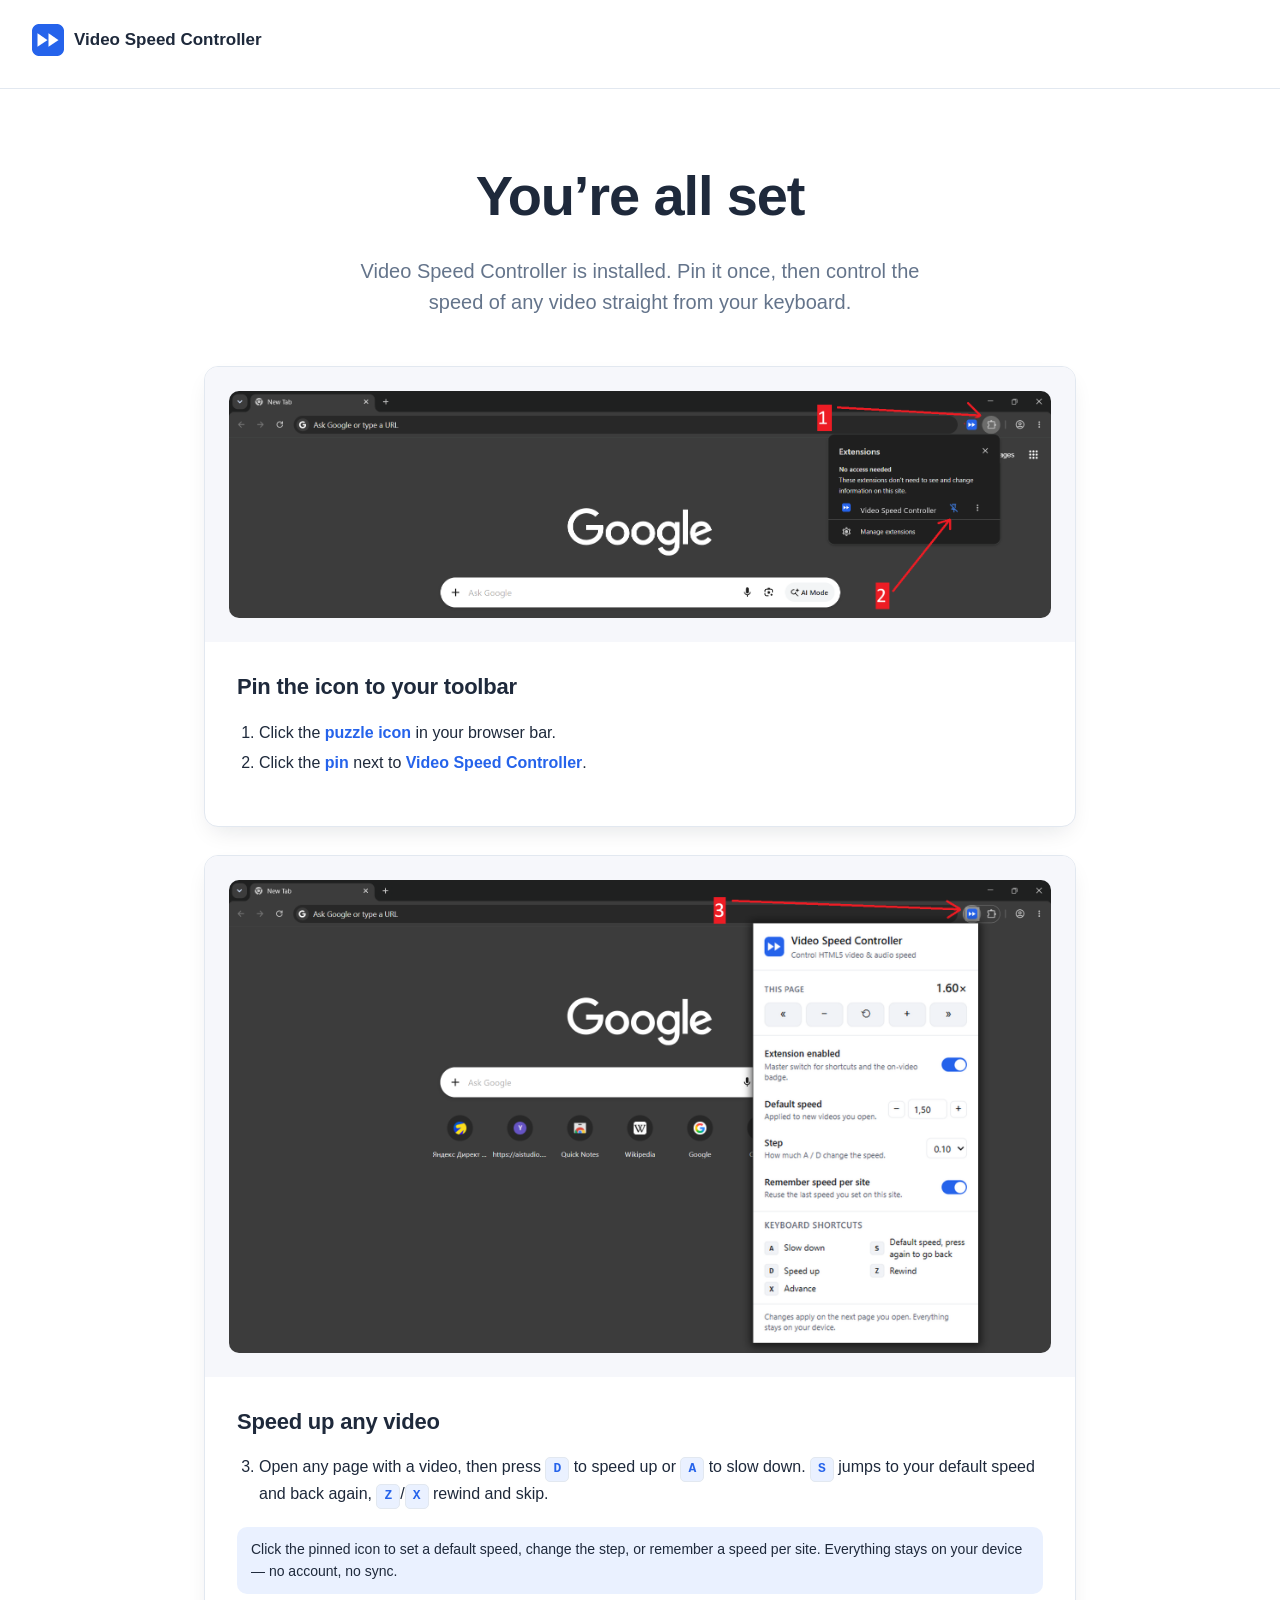
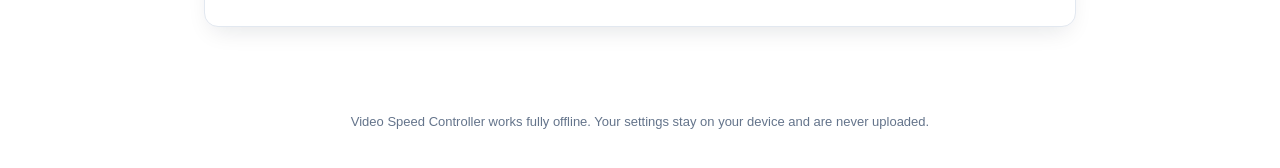
<file: index.html>
<!DOCTYPE html>
<html lang="en">
  <head>
    <meta charset="utf-8" />
    <meta name="viewport" content="width=device-width, initial-scale=1" />
    <title>Video Speed Controller — you're all set</title>
    <meta name="description" content="Thanks for installing Video Speed Controller. Pin it to your toolbar, then speed up or slow down any HTML5 video with a keypress." />
    <meta name="theme-color" content="#2563eb" />
    <meta property="og:title" content="Video Speed Controller — you're all set" />
    <meta property="og:description" content="Pin it to your toolbar, then press A or D on any video to change its speed." />
    <meta property="og:type" content="website" />
    <link rel="icon" type="image/png" href="assets/icon-128.png" />
    <link rel="stylesheet" href="style.css" />
    <!-- Analytics: shared Umami site for kimdav178.github.io — filter reports by path /video-speed-welcome/. Replace data-website-id before deploy. -->
    <script defer src="https://cloud.umami.is/script.js" data-website-id="f0e1c00b-eac9-42dd-a206-fee6c31581e7"></script>
  </head>
  <body>
    <header class="site-header">
      <a class="brand" href="/video-speed-welcome/" aria-label="Video Speed Controller">
        <img src="assets/icon-128.png" alt="" width="32" height="32" />
        <span>Video Speed Controller</span>
      </a>
    </header>

    <main>
      <section class="hero">
        <h1>You&rsquo;re all set</h1>
        <p class="lead">Video Speed Controller is installed. Pin it once, then control the speed of any video straight from your keyboard.</p>
      </section>

      <section class="step-card">
        <figure>
          <img src="assets/step-1-pin.png" alt="Chrome toolbar with the puzzle icon highlighted (1) and the pin button next to Video Speed Controller highlighted (2)." loading="eager" />
        </figure>
        <div class="step-body">
          <h2>Pin the icon to your toolbar</h2>
          <ol class="step-list">
            <li>Click the <strong>puzzle icon</strong> in your browser bar.</li>
            <li>Click the <strong>pin</strong> next to <strong>Video Speed Controller</strong>.</li>
          </ol>
        </div>
      </section>

      <section class="step-card">
        <figure>
          <img src="assets/step-2-open.png" alt="Chrome with the pinned Video Speed Controller icon (3) and its popup open, showing the speed, step and keyboard shortcuts." loading="lazy" />
        </figure>
        <div class="step-body">
          <h2>Speed up any video</h2>
          <ol class="step-list" start="3">
            <li>Open any page with a video, then press <span class="kbd">D</span> to speed up or <span class="kbd">A</span> to slow down. <span class="kbd">S</span> jumps to your default speed and back again, <span class="kbd">Z</span>/<span class="kbd">X</span> rewind and skip.</li>
          </ol>
          <p class="hint">Click the pinned icon to set a default speed, change the step, or remember a speed per site. Everything stays on your device &mdash; no account, no sync.</p>
        </div>
      </section>
    </main>

    <footer class="site-footer">
      <p>Video Speed Controller works fully offline. Your settings stay on your device and are never uploaded.</p>
    </footer>
  </body>
</html>
</file>
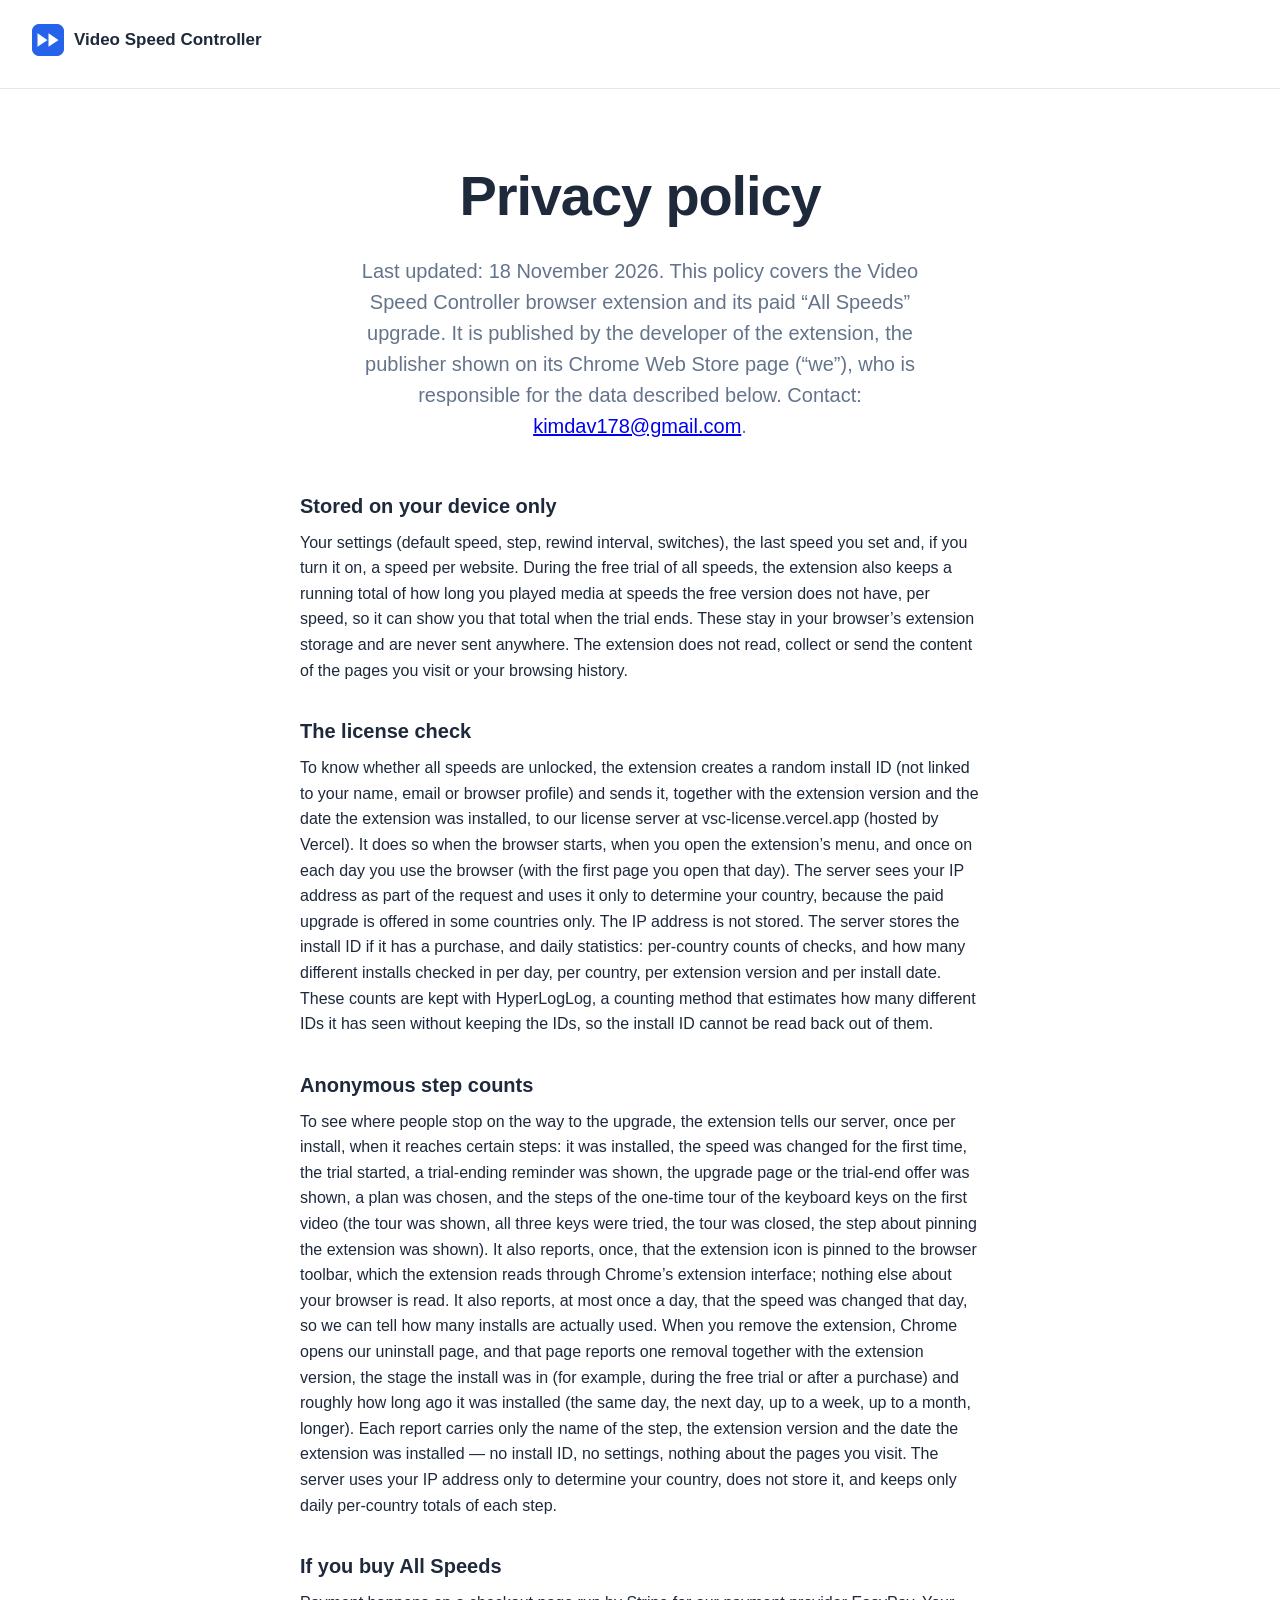
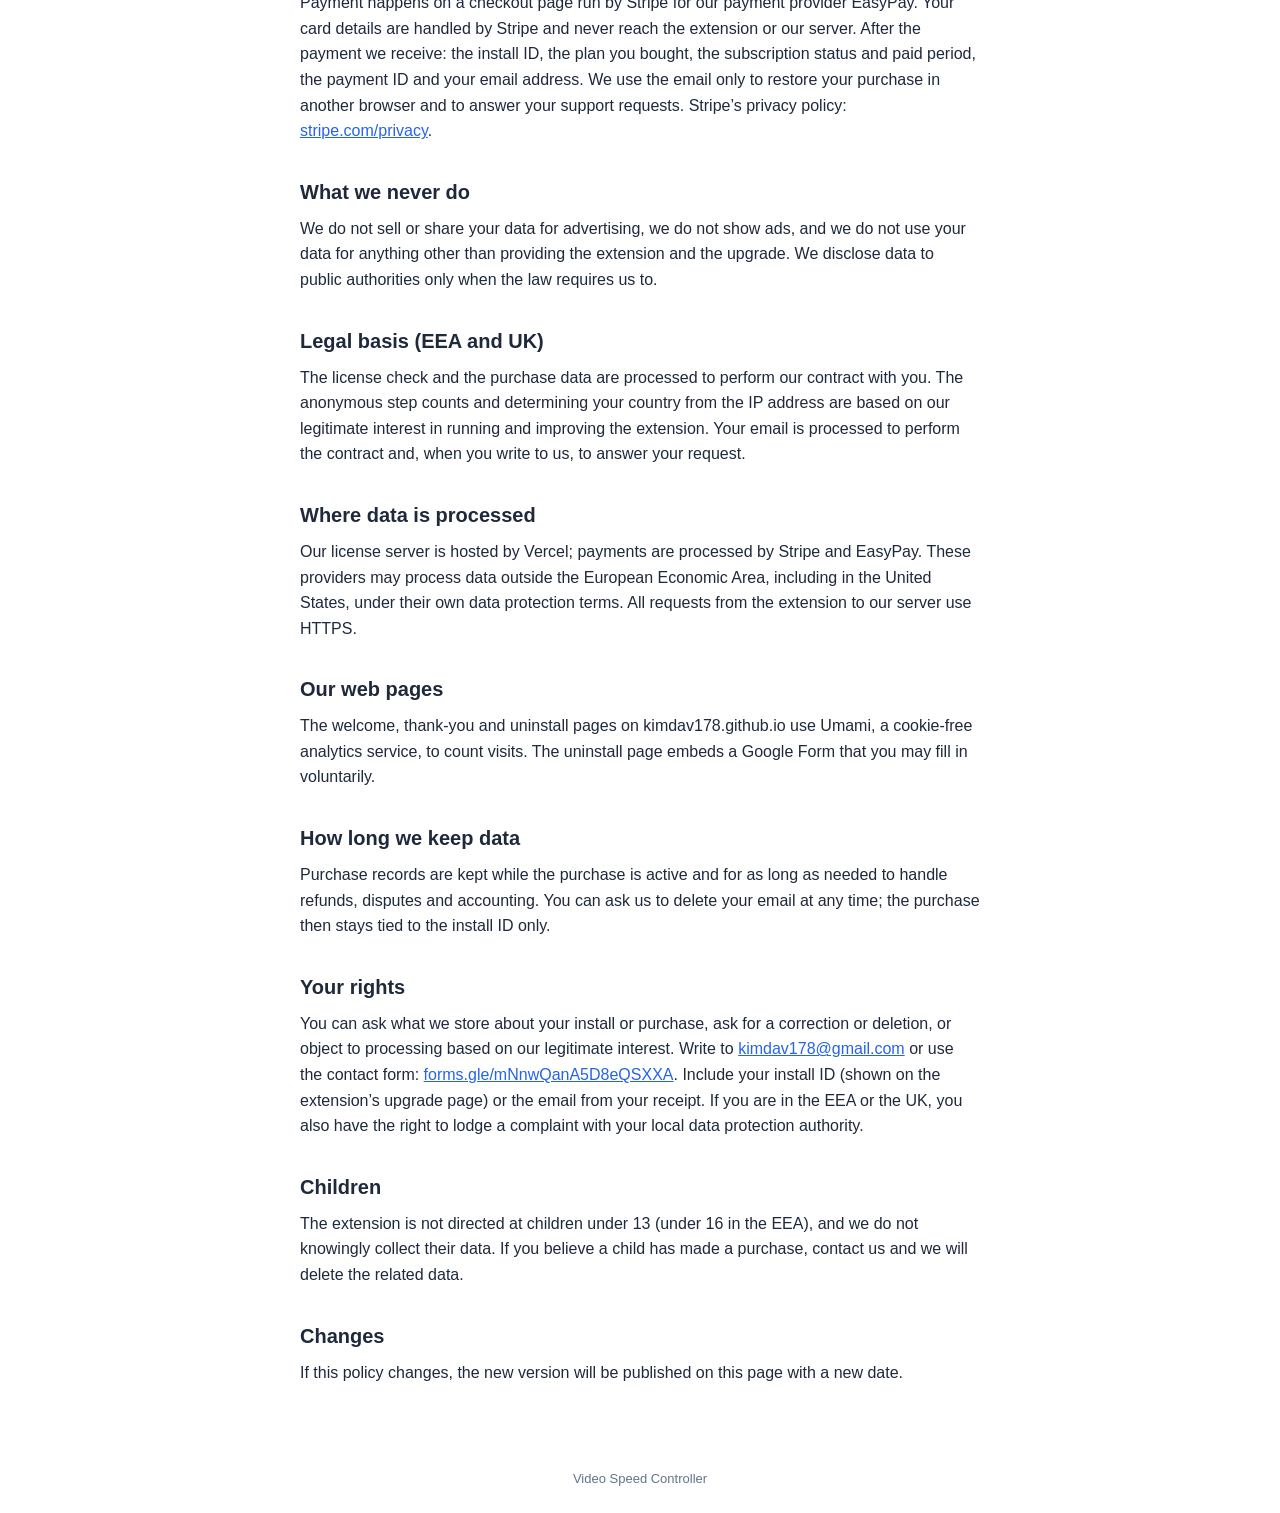
<file: privacy/index.html>
<!DOCTYPE html>
<html lang="en">
  <head>
    <meta charset="utf-8" />
    <meta name="viewport" content="width=device-width, initial-scale=1" />
    <title>Privacy policy — Video Speed Controller</title>
    <meta name="description" content="What Video Speed Controller stores, what it sends, and why." />
    <meta name="theme-color" content="#2563eb" />
    <link rel="icon" href="../assets/icon-128.png" />
    <link rel="stylesheet" href="../style.css" />
  </head>
  <body>
    <header class="site-header">
      <a class="brand" href="../" aria-label="Video Speed Controller">
        <img src="../assets/icon-128.png" alt="" width="32" height="32" />
        <span>Video Speed Controller</span>
      </a>
    </header>

    <main>
      <section class="hero">
        <h1>Privacy policy</h1>
        <p class="lead">Last updated: 18 November 2026. This policy covers the Video Speed Controller browser extension and its paid “All Speeds” upgrade. It is published by the developer of the extension, the publisher shown on its Chrome Web Store page (“we”), who is responsible for the data described below. Contact: <a href="mailto:kimdav178@gmail.com">kimdav178@gmail.com</a>.</p>
      </section>

      <section class="policy">
        <h2>Stored on your device only</h2>
        <p>Your settings (default speed, step, rewind interval, switches), the last speed you set and, if you turn it on, a speed per website. During the free trial of all speeds, the extension also keeps a running total of how long you played media at speeds the free version does not have, per speed, so it can show you that total when the trial ends. These stay in your browser’s extension storage and are never sent anywhere. The extension does not read, collect or send the content of the pages you visit or your browsing history.</p>

        <h2>The license check</h2>
        <p>To know whether all speeds are unlocked, the extension creates a random install ID (not linked to your name, email or browser profile) and sends it, together with the extension version and the date the extension was installed, to our license server at vsc-license.vercel.app (hosted by Vercel). It does so when the browser starts, when you open the extension’s menu, and once on each day you use the browser (with the first page you open that day). The server sees your IP address as part of the request and uses it only to determine your country, because the paid upgrade is offered in some countries only. The IP address is not stored. The server stores the install ID if it has a purchase, and daily statistics: per-country counts of checks, and how many different installs checked in per day, per country, per extension version and per install date. These counts are kept with HyperLogLog, a counting method that estimates how many different IDs it has seen without keeping the IDs, so the install ID cannot be read back out of them.</p>

        <h2>Anonymous step counts</h2>
        <p>To see where people stop on the way to the upgrade, the extension tells our server, once per install, when it reaches certain steps: it was installed, the speed was changed for the first time, the trial started, a trial-ending reminder was shown, the upgrade page or the trial-end offer was shown, a plan was chosen, and the steps of the one-time tour of the keyboard keys on the first video (the tour was shown, all three keys were tried, the tour was closed, the step about pinning the extension was shown). It also reports, once, that the extension icon is pinned to the browser toolbar, which the extension reads through Chrome’s extension interface; nothing else about your browser is read. It also reports, at most once a day, that the speed was changed that day, so we can tell how many installs are actually used. When you remove the extension, Chrome opens our uninstall page, and that page reports one removal together with the extension version, the stage the install was in (for example, during the free trial or after a purchase) and roughly how long ago it was installed (the same day, the next day, up to a week, up to a month, longer). Each report carries only the name of the step, the extension version and the date the extension was installed — no install ID, no settings, nothing about the pages you visit. The server uses your IP address only to determine your country, does not store it, and keeps only daily per-country totals of each step.</p>

        <h2>If you buy All Speeds</h2>
        <p>Payment happens on a checkout page run by Stripe for our payment provider EasyPay. Your card details are handled by Stripe and never reach the extension or our server. After the payment we receive: the install ID, the plan you bought, the subscription status and paid period, the payment ID and your email address. We use the email only to restore your purchase in another browser and to answer your support requests. Stripe’s privacy policy: <a href="https://stripe.com/privacy">stripe.com/privacy</a>.</p>

        <h2>What we never do</h2>
        <p>We do not sell or share your data for advertising, we do not show ads, and we do not use your data for anything other than providing the extension and the upgrade. We disclose data to public authorities only when the law requires us to.</p>

        <h2>Legal basis (EEA and UK)</h2>
        <p>The license check and the purchase data are processed to perform our contract with you. The anonymous step counts and determining your country from the IP address are based on our legitimate interest in running and improving the extension. Your email is processed to perform the contract and, when you write to us, to answer your request.</p>

        <h2>Where data is processed</h2>
        <p>Our license server is hosted by Vercel; payments are processed by Stripe and EasyPay. These providers may process data outside the European Economic Area, including in the United States, under their own data protection terms. All requests from the extension to our server use HTTPS.</p>

        <h2>Our web pages</h2>
        <p>The welcome, thank-you and uninstall pages on kimdav178.github.io use Umami, a cookie-free analytics service, to count visits. The uninstall page embeds a Google Form that you may fill in voluntarily.</p>

        <h2>How long we keep data</h2>
        <p>Purchase records are kept while the purchase is active and for as long as needed to handle refunds, disputes and accounting. You can ask us to delete your email at any time; the purchase then stays tied to the install ID only.</p>

        <h2>Your rights</h2>
        <p>You can ask what we store about your install or purchase, ask for a correction or deletion, or object to processing based on our legitimate interest. Write to <a href="mailto:kimdav178@gmail.com">kimdav178@gmail.com</a> or use the contact form: <a href="https://forms.gle/mNnwQanA5D8eQSXXA">forms.gle/mNnwQanA5D8eQSXXA</a>. Include your install ID (shown on the extension’s upgrade page) or the email from your receipt. If you are in the EEA or the UK, you also have the right to lodge a complaint with your local data protection authority.</p>

        <h2>Children</h2>
        <p>The extension is not directed at children under 13 (under 16 in the EEA), and we do not knowingly collect their data. If you believe a child has made a purchase, contact us and we will delete the related data.</p>

        <h2>Changes</h2>
        <p>If this policy changes, the new version will be published on this page with a new date.</p>
      </section>
    </main>

    <footer class="site-footer">
      Video Speed Controller
    </footer>
  </body>
</html>
</file>
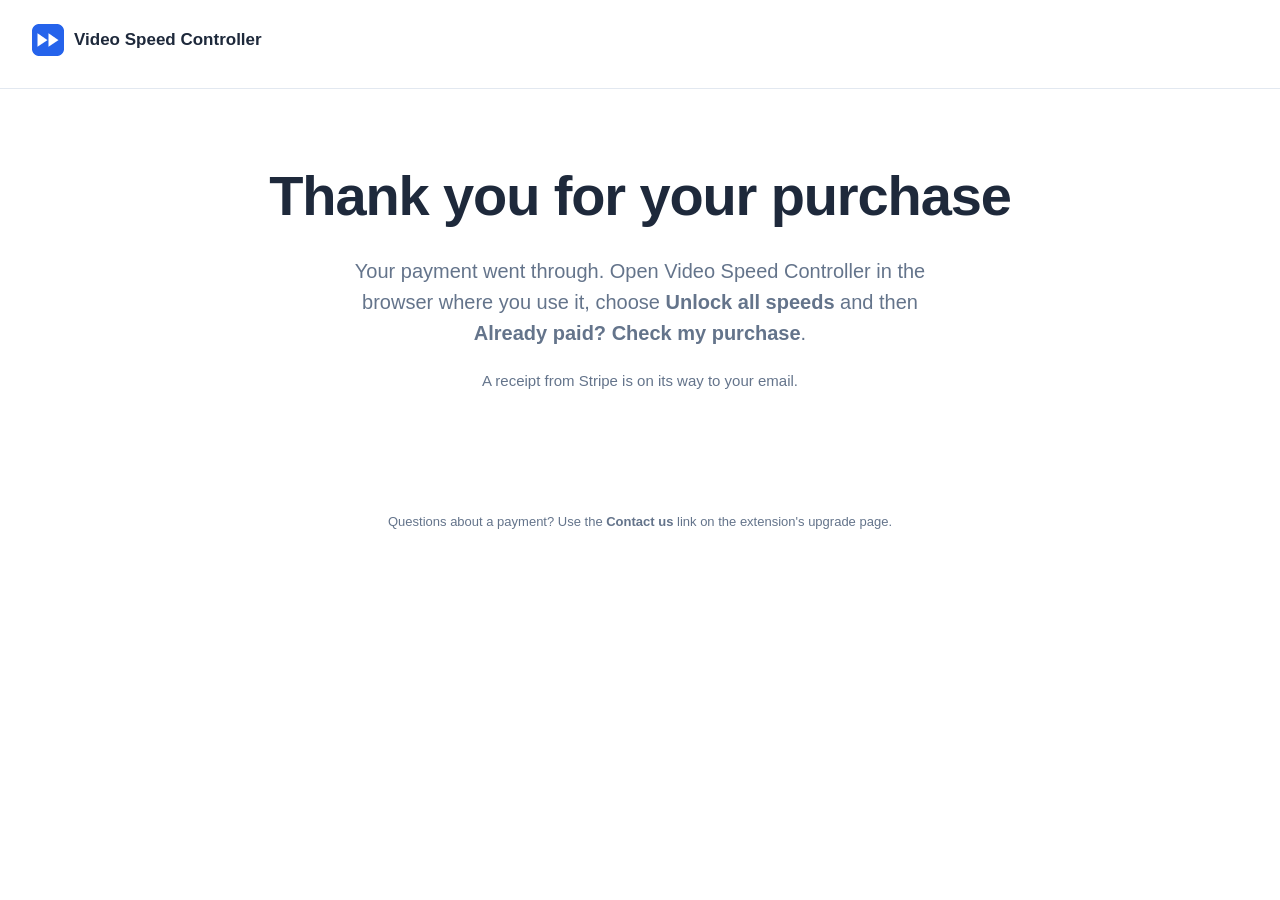
<file: thanks/index.html>
<!DOCTYPE html>
<html lang="en">
  <head>
    <meta charset="utf-8" />
    <meta name="viewport" content="width=device-width, initial-scale=1" />
    <title>Thank you — Video Speed Controller</title>
    <meta name="description" content="Your purchase is complete. All playback speeds unlock in Video Speed Controller." />
    <meta name="theme-color" content="#2563eb" />
    <meta name="robots" content="noindex" />
    <link rel="icon" href="../assets/icon-128.png" />
    <link rel="stylesheet" href="../style.css" />
    <!-- Analytics: shared Umami site for kimdav178.github.io — filter reports by path /video-speed-welcome/thanks/. -->
    <script defer src="https://cloud.umami.is/script.js" data-website-id="f0e1c00b-eac9-42dd-a206-fee6c31581e7"></script>
    <!-- No script of its own. The extension's content script runs here
         (VSCConst.THANKS_URL), re-checks the purchase until the payment reaches
         our server and sets <html data-vsc-purchase="checking|found|pending">;
         style.css shows the matching paragraph. No attribute = the extension is
         not installed in this browser. -->
  </head>
  <body>
    <header class="site-header">
      <a class="brand" href="../" aria-label="Video Speed Controller">
        <img src="../assets/icon-128.png" alt="" width="32" height="32" />
        <span>Video Speed Controller</span>
      </a>
    </header>

    <main>
      <section class="hero">
        <h1>Thank you for your purchase</h1>
        <div class="purchase-status" role="status" aria-live="polite">
          <p class="lead purchase-state" data-state="none">Your payment went through. Open Video Speed Controller in the browser where you use it, choose <strong>Unlock all speeds</strong> and then <strong>Already paid? Check my purchase</strong>.</p>
          <p class="lead purchase-state" data-state="checking"><span class="spinner" aria-hidden="true"></span>Unlocking all speeds — this usually takes a few seconds…</p>
          <p class="lead purchase-state" data-state="found">All speeds are unlocked. Go back to your video and press <kbd class="kbd">D</kbd> to go past 2×, or set any step in the extension menu.</p>
          <p class="lead purchase-state" data-state="pending">Your payment went through, but it hasn't reached us yet. It usually takes under a minute: then open the extension menu, choose <strong>Unlock all speeds</strong> and <strong>Already paid? Check my purchase</strong>.</p>
        </div>
        <p class="receipt">A receipt from Stripe is on its way to your email.</p>
      </section>
    </main>

    <footer class="site-footer">
      Questions about a payment? Use the <strong>Contact us</strong> link on the extension's upgrade page.
    </footer>
  </body>
</html>
</file>
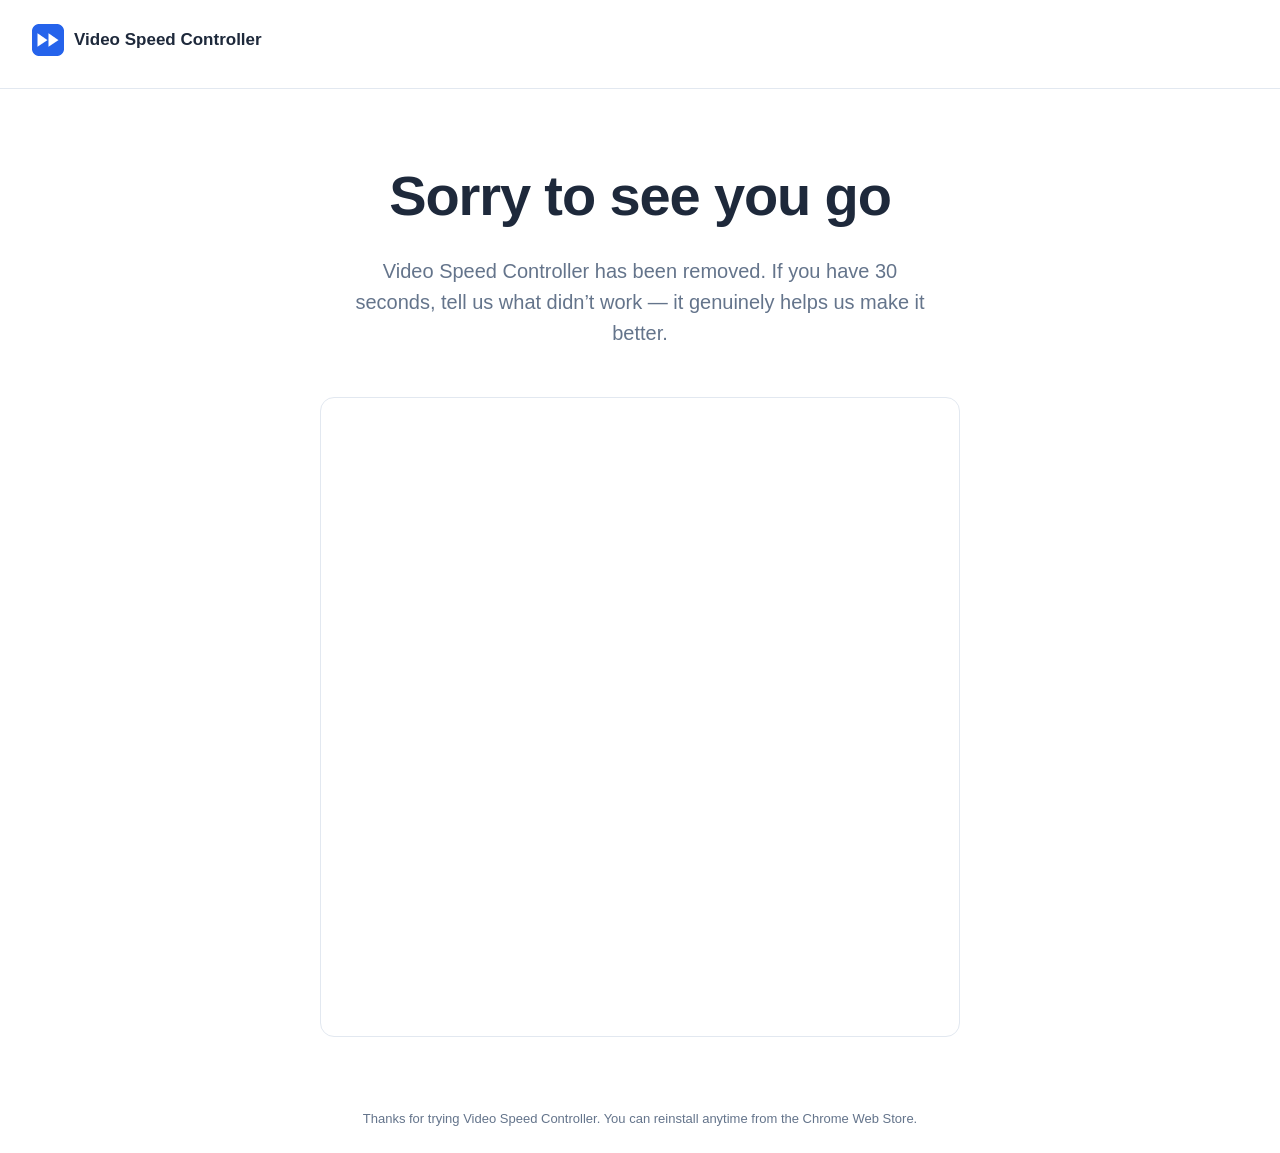
<file: uninstall/index.html>
<!DOCTYPE html>
<html lang="en">
  <head>
    <meta charset="utf-8" />
    <meta name="viewport" content="width=device-width, initial-scale=1" />
    <title>Sorry to see you go — Video Speed Controller</title>
    <meta name="description" content="Video Speed Controller was uninstalled. Tell us why in 30 seconds — it helps us improve." />
    <meta name="theme-color" content="#2563eb" />
    <meta name="robots" content="noindex" />
    <link rel="icon" href="../assets/icon-128.png" />
    <link rel="stylesheet" href="../style.css" />
    <!-- Analytics: shared Umami site for kimdav178.github.io — filter reports by path /video-speed-welcome/uninstall/. Replace data-website-id before deploy. -->
    <script defer src="https://cloud.umami.is/script.js" data-website-id="f0e1c00b-eac9-42dd-a206-fee6c31581e7"></script>
    <!-- One anonymous "uninstall" count to our server: Chrome opens this page on removal.
         1.6.1+ add ?v=&s=<stage>&a=<age bucket> to the address; older versions send none.
         No install id. A reload within a day is not counted again (localStorage). -->
    <script src="uninstall.js" defer></script>
  </head>
  <body>
    <header class="site-header">
      <a class="brand" href="../" aria-label="Video Speed Controller">
        <img src="../assets/icon-128.png" alt="" width="32" height="32" />
        <span>Video Speed Controller</span>
      </a>
    </header>

    <main>
      <section class="hero">
        <h1>Sorry to see you go</h1>
        <p class="lead">Video Speed Controller has been removed. If you have 30 seconds, tell us what didn&rsquo;t work — it genuinely helps us make it better.</p>
      </section>

      <section class="form-card">
        <!-- Short link: https://forms.gle/8wNCFzTz7mwTLHJF7 (embedded form id below). -->
        <iframe
          class="form-frame"
          src="https://docs.google.com/forms/d/e/1FAIpQLScj1k3mG9qhE3ExpKr5XRHzNGh1OnZgB4Rpsk7-heBtLGT9jw/viewform?embedded=true"
          title="Why did you uninstall Video Speed Controller?"
          loading="eager"
        >Loading…</iframe>
      </section>
    </main>

    <footer class="site-footer">
      Thanks for trying Video Speed Controller. You can reinstall anytime from the Chrome Web Store.
    </footer>
  </body>
</html>
</file>
<file: style.css>
/* Video Speed Controller — hosted welcome / uninstall pages (GitHub Pages).
   Self-contained. Layout mirrors the Weekly Planner welcome page; accent is blue. */
:root {
  --accent: #2563eb;
  --accent-bg: #eaf1ff;
  --accent-ring: rgb(37 99 235 / 0.18);
  --text-main: #1e293b;
  --text-muted: #64748b;
  --bg: #ffffff;
  --bg-alt: #f6f7fb;
  --border: #e2e8f0;
  --shadow-md: 0 10px 24px -8px rgb(15 23 42 / 0.12);
  --radius: 14px;
  --font-stack: "Inter", "SF Pro Text", -apple-system, BlinkMacSystemFont, "Segoe UI", Roboto, sans-serif;
}

* { box-sizing: border-box; }
html, body { margin: 0; padding: 0; }

body {
  background: var(--bg);
  color: var(--text-main);
  font-family: var(--font-stack);
  line-height: 1.55;
  -webkit-font-smoothing: antialiased;
  text-rendering: optimizeLegibility;
}

.site-header {
  padding: 24px 32px;
  border-bottom: 1px solid var(--border);
  background: var(--bg);
}

.brand {
  display: inline-flex;
  align-items: center;
  gap: 10px;
  color: var(--text-main);
  text-decoration: none;
  font-weight: 600;
  font-size: 17px;
}

.brand img { display: block; }

main {
  max-width: 920px;
  margin: 0 auto;
  padding: 64px 24px 48px;
}

.hero {
  text-align: center;
  margin-bottom: 48px;
}

.hero h1 {
  font-size: clamp(36px, 6vw, 56px);
  font-weight: 700;
  letter-spacing: -0.02em;
  margin: 0 0 16px;
  color: var(--text-main);
}

.hero .lead {
  font-size: clamp(17px, 2.2vw, 20px);
  color: var(--text-muted);
  margin: 0 auto;
  max-width: 580px;
}

.step-card {
  background: var(--bg);
  border: 1px solid var(--border);
  border-radius: var(--radius);
  box-shadow: var(--shadow-md);
  overflow: hidden;
}

.step-card + .step-card { margin-top: 28px; }

.step-card figure {
  margin: 0;
  background: var(--bg-alt);
  padding: 24px;
  display: flex;
  justify-content: center;
}

.step-card figure img {
  display: block;
  max-width: 100%;
  height: auto;
  border-radius: 10px;
}

.step-body { padding: 28px 32px 32px; }

.step-body h2 {
  margin: 0 0 16px;
  font-size: 22px;
  font-weight: 600;
  letter-spacing: -0.01em;
}

.step-list {
  margin: 0 0 18px;
  padding-left: 22px;
  color: var(--text-main);
  font-size: 16px;
}
.step-list li { margin: 6px 0; }
.step-list strong { color: var(--accent); font-weight: 600; }

.kbd {
  display: inline-block;
  min-width: 20px;
  text-align: center;
  font: 600 13px/1.6 ui-monospace, "SF Mono", Menlo, Consolas, monospace;
  background: var(--accent-bg);
  border: 1px solid var(--border);
  border-radius: 5px;
  padding: 1px 7px;
  color: var(--accent);
}

.hint {
  margin: 0;
  padding: 12px 14px;
  background: var(--accent-bg);
  color: var(--text-main);
  border-radius: 10px;
  font-size: 14px;
}

.form-card { display: flex; justify-content: center; }

.form-frame {
  width: 100%;
  max-width: 640px;
  height: 640px;
  border: 1px solid var(--border);
  border-radius: var(--radius);
  background: var(--bg);
}

.site-footer {
  max-width: 920px;
  margin: 0 auto;
  padding: 24px;
  color: var(--text-muted);
  font-size: 13px;
  text-align: center;
}

/* Long-form text (privacy policy). */
.policy { max-width: 680px; margin: 0 auto; line-height: 1.6; }
.policy h2 { font-size: 20px; margin: 32px 0 8px; }
.policy p { margin: 0 0 12px; }
.policy a { color: var(--accent, #2563eb); }

/* thanks/: one paragraph per purchase state. The extension's content script sets
   <html data-vsc-purchase>; without it (no extension in this browser) the "none"
   text shows, after a short delay so it does not flash before the script runs. */
.purchase-state { display: none; }
html:not([data-vsc-purchase]) .purchase-state[data-state="none"] {
  display: block;
  animation: purchase-appear 0s linear 1.2s both;
}
html[data-vsc-purchase="checking"] .purchase-state[data-state="checking"],
html[data-vsc-purchase="found"] .purchase-state[data-state="found"],
html[data-vsc-purchase="pending"] .purchase-state[data-state="pending"] { display: block; }
@keyframes purchase-appear { from { visibility: hidden; } to { visibility: visible; } }

.spinner {
  display: inline-block;
  width: 0.9em;
  height: 0.9em;
  margin-right: 0.5em;
  vertical-align: -0.1em;
  border: 2px solid var(--accent-ring);
  border-top-color: var(--accent);
  border-radius: 50%;
  animation: spin 0.8s linear infinite;
}
@keyframes spin { to { transform: rotate(360deg); } }
@media (prefers-reduced-motion: reduce) { .spinner { animation: none; } }

.receipt {
  margin: 20px 0 0;
  font-size: 15px;
  color: var(--text-muted);
}

@media (max-width: 600px) {
  main { padding: 40px 16px 32px; }
  .step-card figure { padding: 16px; }
  .step-body { padding: 22px 22px 24px; }
}
</file>
